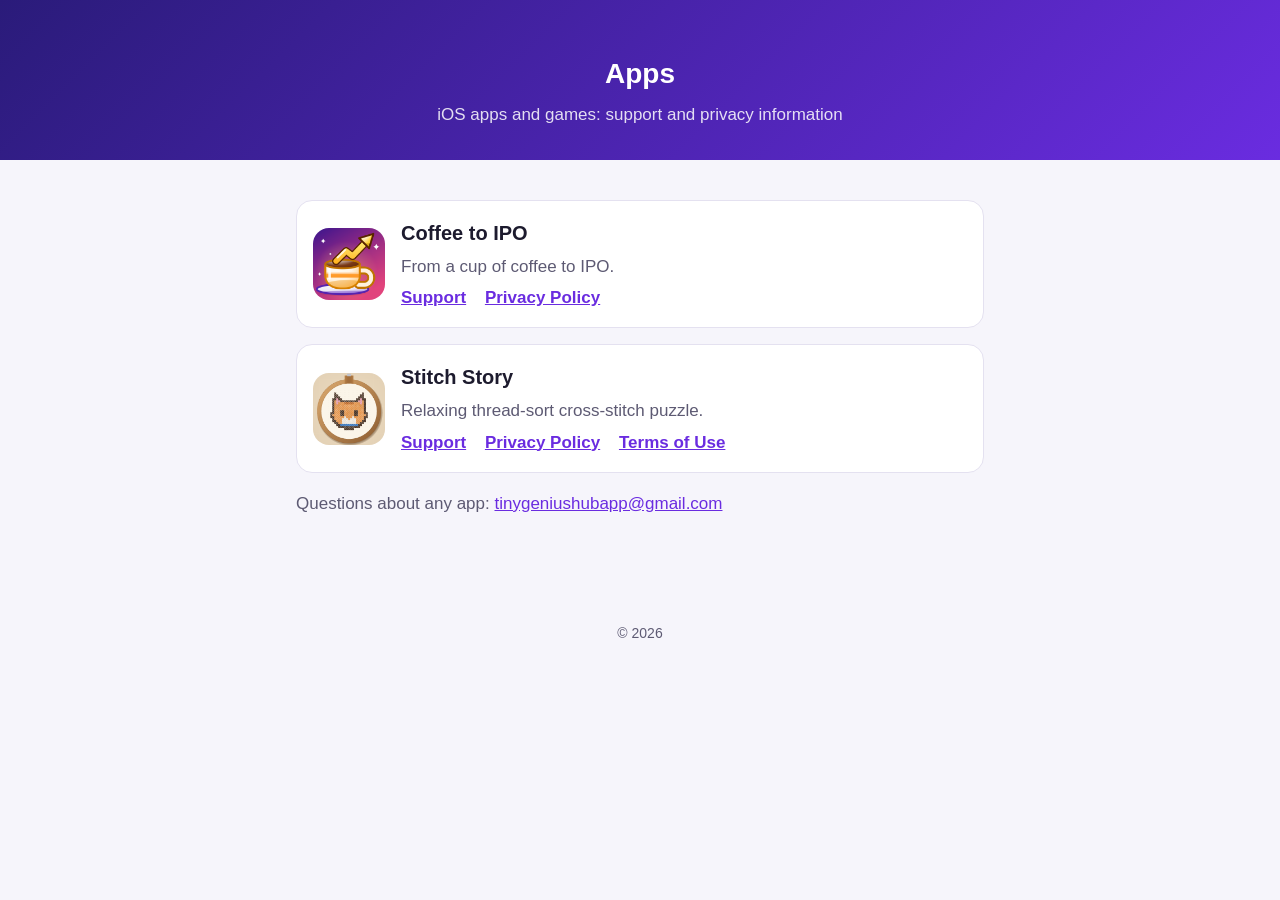
<file: index.html>
<!doctype html>
<html lang="en">
<head>
  <meta charset="utf-8">
  <meta name="viewport" content="width=device-width, initial-scale=1">
  <title>Apps</title>
  <meta name="description" content="iOS apps and games, with their support and privacy pages.">
  <link rel="stylesheet" href="style.css">
</head>
<body>
  <header>
    <h1>Apps</h1>
    <p>iOS apps and games: support and privacy information</p>
  </header>
  <main>
    <!-- One card per app. Copy a card and its folder to add the next app. -->
    <div class="app-card">
      <img src="startup-merge/icon.png" alt="Coffee to IPO app icon">
      <div>
        <h2><a href="startup-merge/">Coffee to IPO</a></h2>
        <p class="muted">From a cup of coffee to IPO.</p>
        <p class="links">
          <a href="startup-merge/support.html">Support</a>
          <a href="startup-merge/privacy.html">Privacy Policy</a>
        </p>
      </div>
    </div>

    <div class="app-card">
      <img src="stitch-story/icon.png" alt="Stitch Story app icon">
      <div>
        <h2><a href="stitch-story/">Stitch Story</a></h2>
        <p class="muted">Relaxing thread-sort cross-stitch puzzle.</p>
        <p class="links">
          <a href="stitch-story/support.html">Support</a>
          <a href="stitch-story/privacy.html">Privacy Policy</a>
          <a href="stitch-story/terms.html">Terms of Use</a>
        </p>
      </div>
    </div>

    <p class="muted">Questions about any app:
      <a href="mailto:tinygeniushubapp@gmail.com">tinygeniushubapp@gmail.com</a></p>
  </main>
  <footer>© 2026</footer>
</body>
</html>
</file>
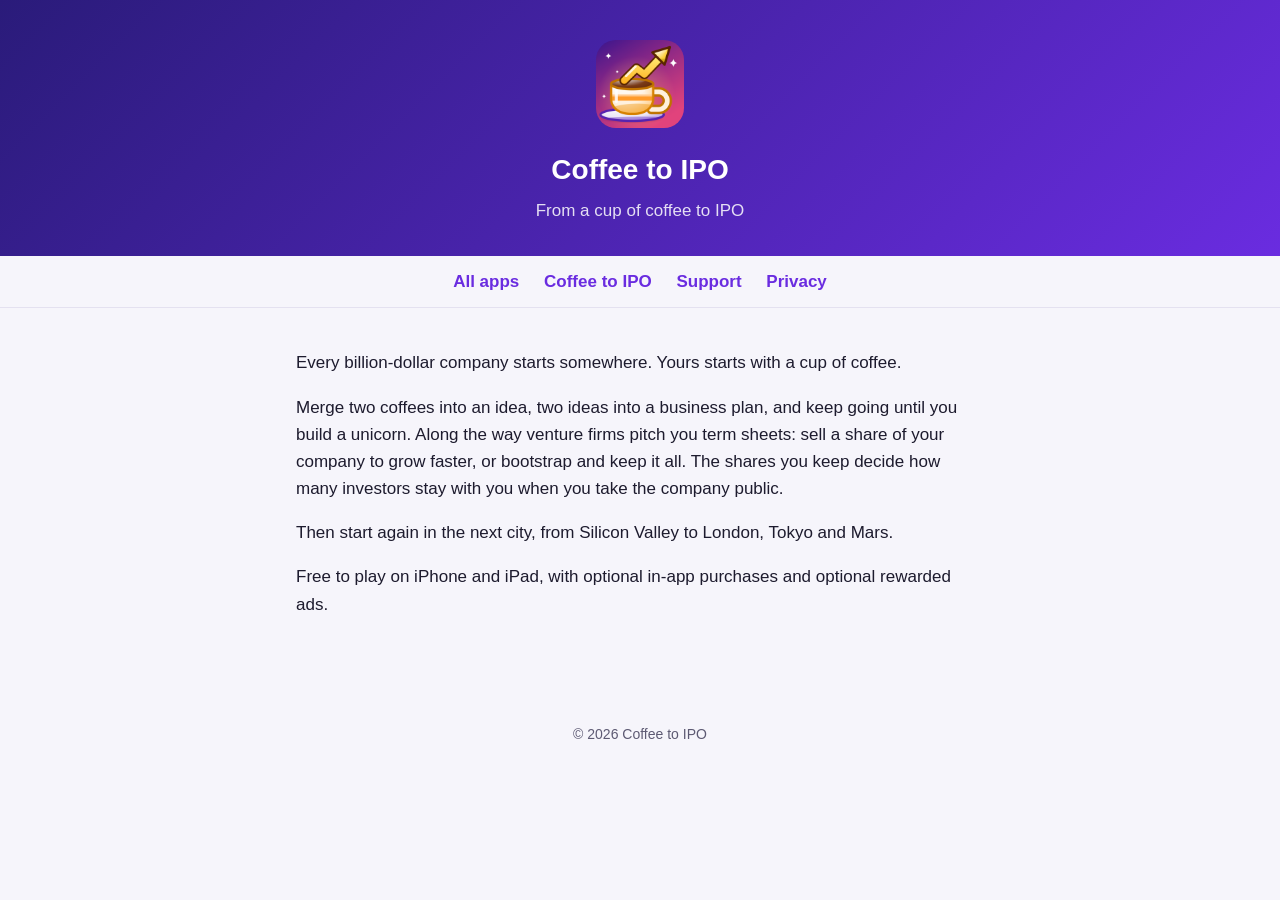
<file: startup-merge/index.html>
<!doctype html>
<html lang="en">
<head>
  <meta charset="utf-8">
  <meta name="viewport" content="width=device-width, initial-scale=1">
  <title>Coffee to IPO</title>
  <meta name="description" content="Build a startup from a cup of coffee, pitch venture firms, choose who owns your company and take it public.">
  <link rel="icon" href="icon.png">
  <link rel="stylesheet" href="../style.css">
</head>
<body>
  <header>
    <img src="icon.png" alt="Coffee to IPO app icon">
    <h1>Coffee to IPO</h1>
    <p>From a cup of coffee to IPO</p>
  </header>
  <nav>
    <a href="../">All apps</a>
    <a href="index.html">Coffee to IPO</a>
    <a href="support.html">Support</a>
    <a href="privacy.html">Privacy</a>
  </nav>
  <main>
    <p>Every billion-dollar company starts somewhere. Yours starts with a cup of coffee.</p>
    <p>Merge two coffees into an idea, two ideas into a business plan, and keep going
    until you build a unicorn. Along the way venture firms pitch you term sheets: sell a
    share of your company to grow faster, or bootstrap and keep it all. The shares you keep
    decide how many investors stay with you when you take the company public.</p>
    <p>Then start again in the next city, from Silicon Valley to London, Tokyo and Mars.</p>
    <p>Free to play on iPhone and iPad, with optional in-app purchases and optional rewarded ads.</p>
  </main>
  <footer>© 2026 Coffee to IPO</footer>
</body>
</html>
</file>
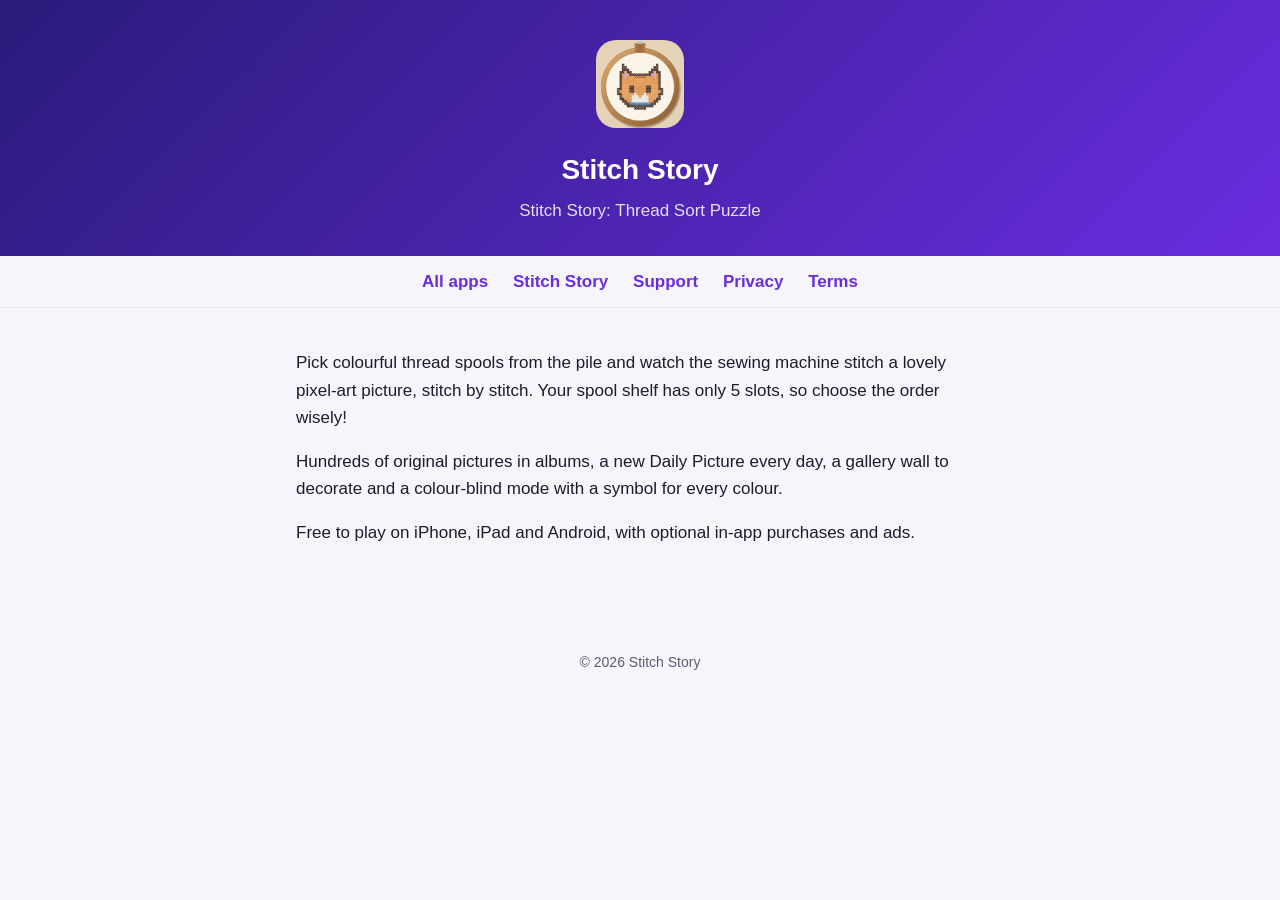
<file: stitch-story/index.html>
<!doctype html>
<html lang="en">
<head>
  <meta charset="utf-8">
  <meta name="viewport" content="width=device-width, initial-scale=1">
  <title>Stitch Story</title>
  <meta name="description" content="A relaxing thread-sort cross-stitch puzzle: sort spools and stitch pixel-art pictures.">
  <link rel="icon" href="icon.png">
  <link rel="stylesheet" href="../style.css">
</head>
<body>
  <header>
    <img src="icon.png" alt="Stitch Story app icon">
    <h1>Stitch Story</h1>
    <p>Stitch Story: Thread Sort Puzzle</p>
  </header>
  <nav>
    <a href="../">All apps</a>
    <a href="index.html">Stitch Story</a>
    <a href="support.html">Support</a>
    <a href="privacy.html">Privacy</a>
    <a href="terms.html">Terms</a>
  </nav>
  <main>
    <p>Pick colourful thread spools from the pile and watch the sewing machine stitch a
    lovely pixel-art picture, stitch by stitch. Your spool shelf has only 5 slots, so
    choose the order wisely!</p>
    <p>Hundreds of original pictures in albums, a new Daily Picture every day, a gallery
    wall to decorate and a colour-blind mode with a symbol for every colour.</p>
    <p>Free to play on iPhone, iPad and Android, with optional in-app purchases and ads.</p>
  </main>
  <footer>© 2026 Stitch Story</footer>
</body>
</html>
</file>
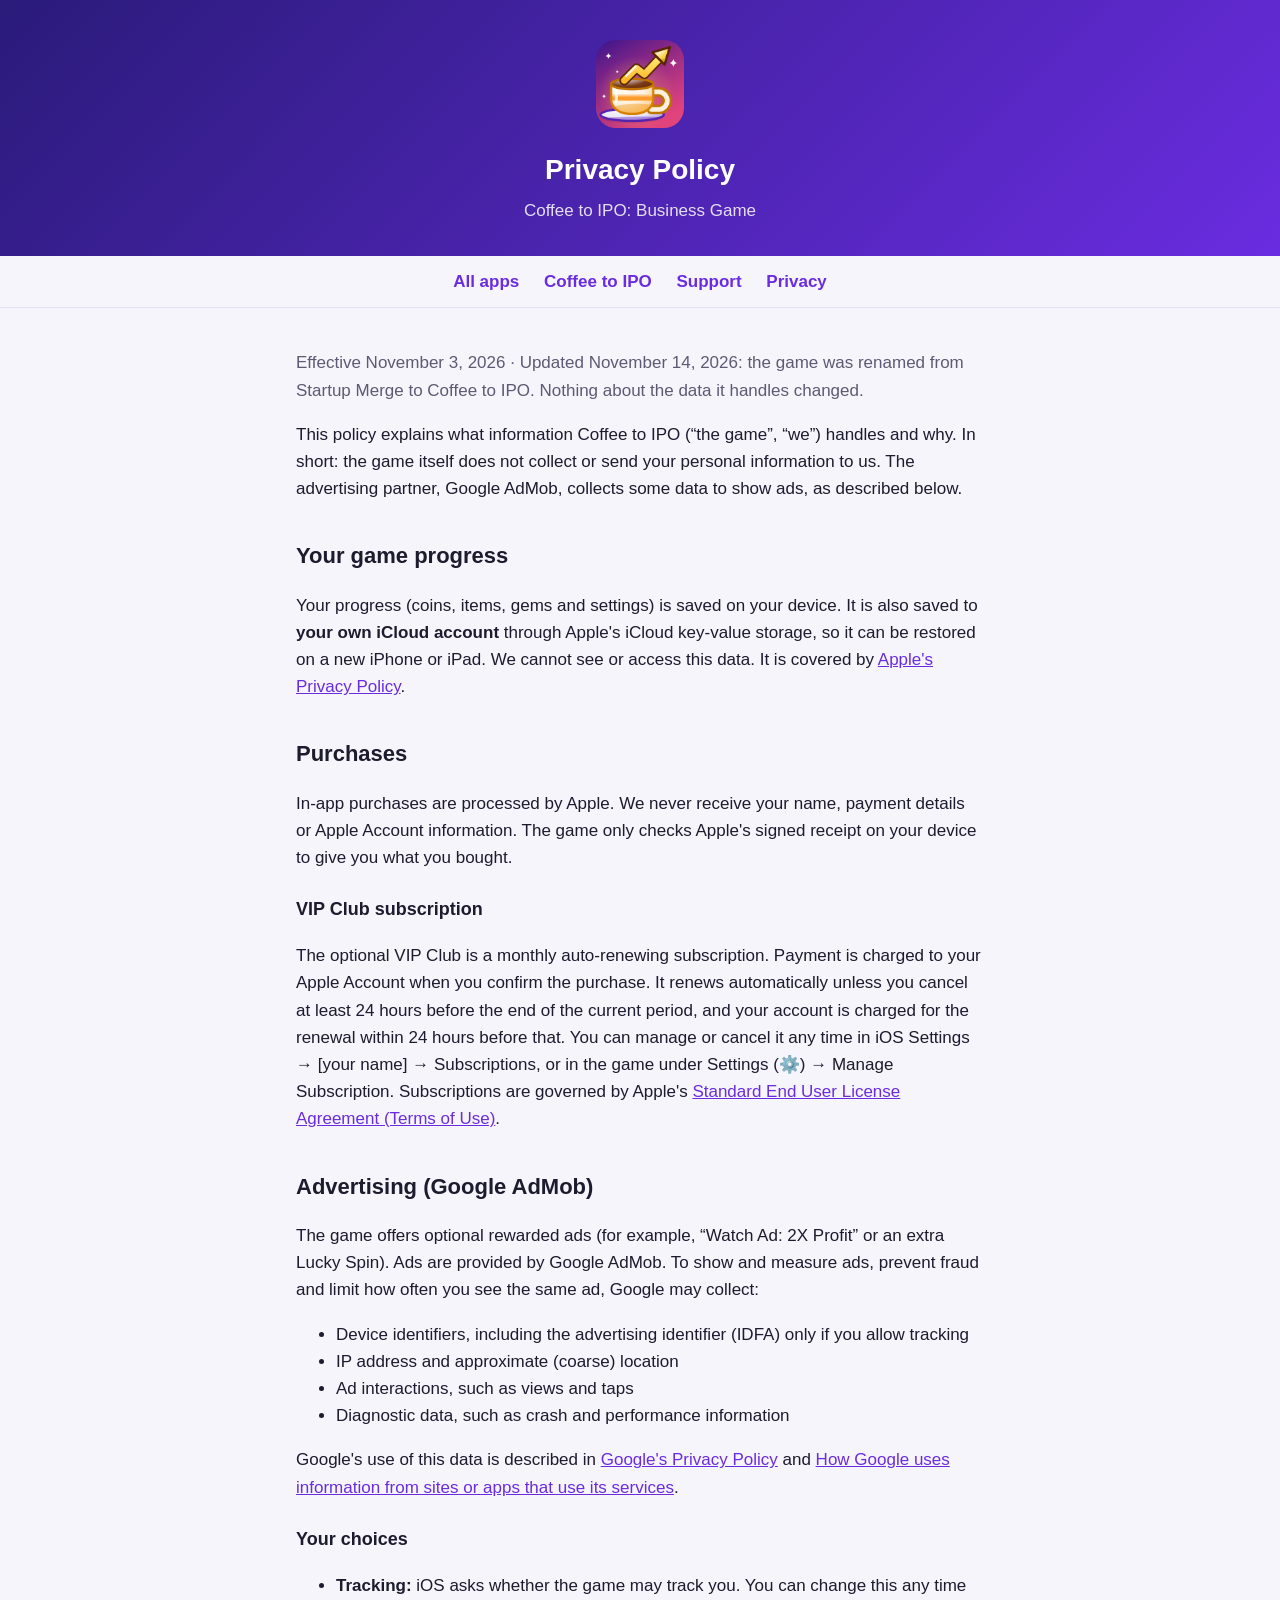
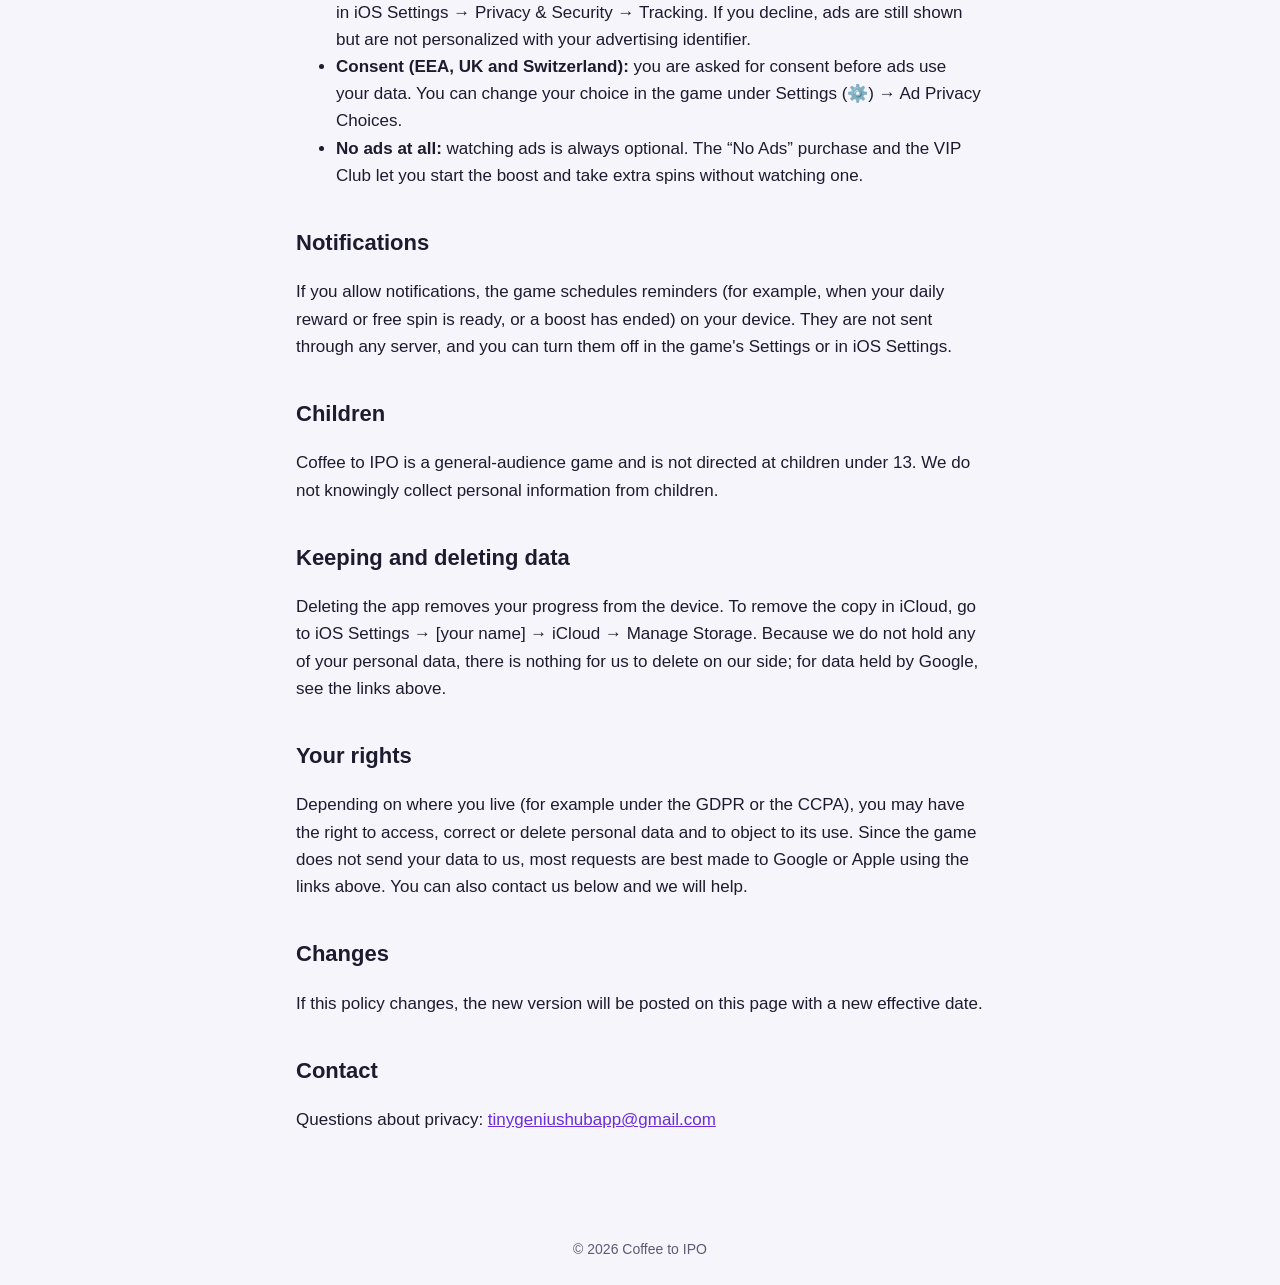
<file: startup-merge/privacy.html>
<!doctype html>
<html lang="en">
<head>
  <meta charset="utf-8">
  <meta name="viewport" content="width=device-width, initial-scale=1">
  <title>Privacy Policy · Coffee to IPO</title>
  <link rel="icon" href="icon.png">
  <link rel="stylesheet" href="../style.css">
</head>
<body>
  <header>
    <img src="icon.png" alt="Coffee to IPO app icon">
    <h1>Privacy Policy</h1>
    <p>Coffee to IPO: Business Game</p>
  </header>
  <nav>
    <a href="../">All apps</a>
    <a href="index.html">Coffee to IPO</a>
    <a href="support.html">Support</a>
    <a href="privacy.html">Privacy</a>
  </nav>
  <main>
    <p class="muted">Effective November 3, 2026 · Updated November 14, 2026: the game was renamed from Startup Merge to Coffee to IPO. Nothing about the data it handles changed.</p>

    <p>This policy explains what information Coffee to IPO (“the game”, “we”)
    handles and why. In short: the game itself does not collect or send your
    personal information to us. The advertising partner, Google AdMob, collects
    some data to show ads, as described below.</p>

    <h2>Your game progress</h2>
    <p>Your progress (coins, items, gems and settings) is saved on your device.
    It is also saved to <strong>your own iCloud account</strong> through
    Apple's iCloud key-value storage, so it can be restored on a new iPhone or iPad.
    We cannot see or access this data. It is covered by
    <a href="https://www.apple.com/legal/privacy/">Apple's Privacy Policy</a>.</p>

    <h2>Purchases</h2>
    <p>In-app purchases are processed by Apple. We never receive your name,
    payment details or Apple Account information. The game only checks Apple's
    signed receipt on your device to give you what you bought.</p>

    <h3>VIP Club subscription</h3>
    <p>The optional VIP Club is a monthly auto-renewing subscription. Payment is
    charged to your Apple Account when you confirm the purchase. It renews
    automatically unless you cancel at least 24 hours before the end of the
    current period, and your account is charged for the renewal within 24 hours
    before that. You can manage or cancel it any time in iOS Settings → [your name]
    → Subscriptions, or in the game under Settings (⚙️) → Manage Subscription.
    Subscriptions are governed by Apple's
    <a href="https://www.apple.com/legal/internet-services/itunes/dev/stdeula/">Standard End User License Agreement (Terms of Use)</a>.</p>

    <h2>Advertising (Google AdMob)</h2>
    <p>The game offers optional rewarded ads (for example, “Watch Ad: 2X Profit” or an
    extra Lucky Spin).
    Ads are provided by Google AdMob. To show and measure ads, prevent fraud and
    limit how often you see the same ad, Google may collect:</p>
    <ul>
      <li>Device identifiers, including the advertising identifier (IDFA) only if you allow tracking</li>
      <li>IP address and approximate (coarse) location</li>
      <li>Ad interactions, such as views and taps</li>
      <li>Diagnostic data, such as crash and performance information</li>
    </ul>
    <p>Google's use of this data is described in
    <a href="https://policies.google.com/privacy">Google's Privacy Policy</a> and
    <a href="https://policies.google.com/technologies/partner-sites">How Google uses information from sites or apps that use its services</a>.</p>

    <h3>Your choices</h3>
    <ul>
      <li><strong>Tracking:</strong> iOS asks whether the game may track you. You can change
        this any time in iOS Settings → Privacy &amp; Security → Tracking. If you decline,
        ads are still shown but are not personalized with your advertising identifier.</li>
      <li><strong>Consent (EEA, UK and Switzerland):</strong> you are asked for consent before
        ads use your data. You can change your choice in the game under
        Settings (⚙️) → Ad Privacy Choices.</li>
      <li><strong>No ads at all:</strong> watching ads is always optional. The “No Ads” purchase
        and the VIP Club let you start the boost and take extra spins without watching one.</li>
    </ul>

    <h2>Notifications</h2>
    <p>If you allow notifications, the game schedules reminders (for example, when
    your daily reward or free spin is ready, or a boost has ended) on your device. They are not sent through any
    server, and you can turn them off in the game's Settings or in iOS Settings.</p>

    <h2>Children</h2>
    <p>Coffee to IPO is a general-audience game and is not directed at children
    under 13. We do not knowingly collect personal information from children.</p>

    <h2>Keeping and deleting data</h2>
    <p>Deleting the app removes your progress from the device. To remove the copy
    in iCloud, go to iOS Settings → [your name] → iCloud → Manage Storage. Because
    we do not hold any of your personal data, there is nothing for us to delete on
    our side; for data held by Google, see the links above.</p>

    <h2>Your rights</h2>
    <p>Depending on where you live (for example under the GDPR or the CCPA), you
    may have the right to access, correct or delete personal data and to object to
    its use. Since the game does not send your data to us, most requests are best
    made to Google or Apple using the links above. You can also contact us below
    and we will help.</p>

    <h2>Changes</h2>
    <p>If this policy changes, the new version will be posted on this page with a
    new effective date.</p>

    <h2>Contact</h2>
    <p>Questions about privacy: <a href="mailto:tinygeniushubapp@gmail.com">tinygeniushubapp@gmail.com</a></p>
  </main>
  <footer>© 2026 Coffee to IPO</footer>
</body>
</html>
</file>
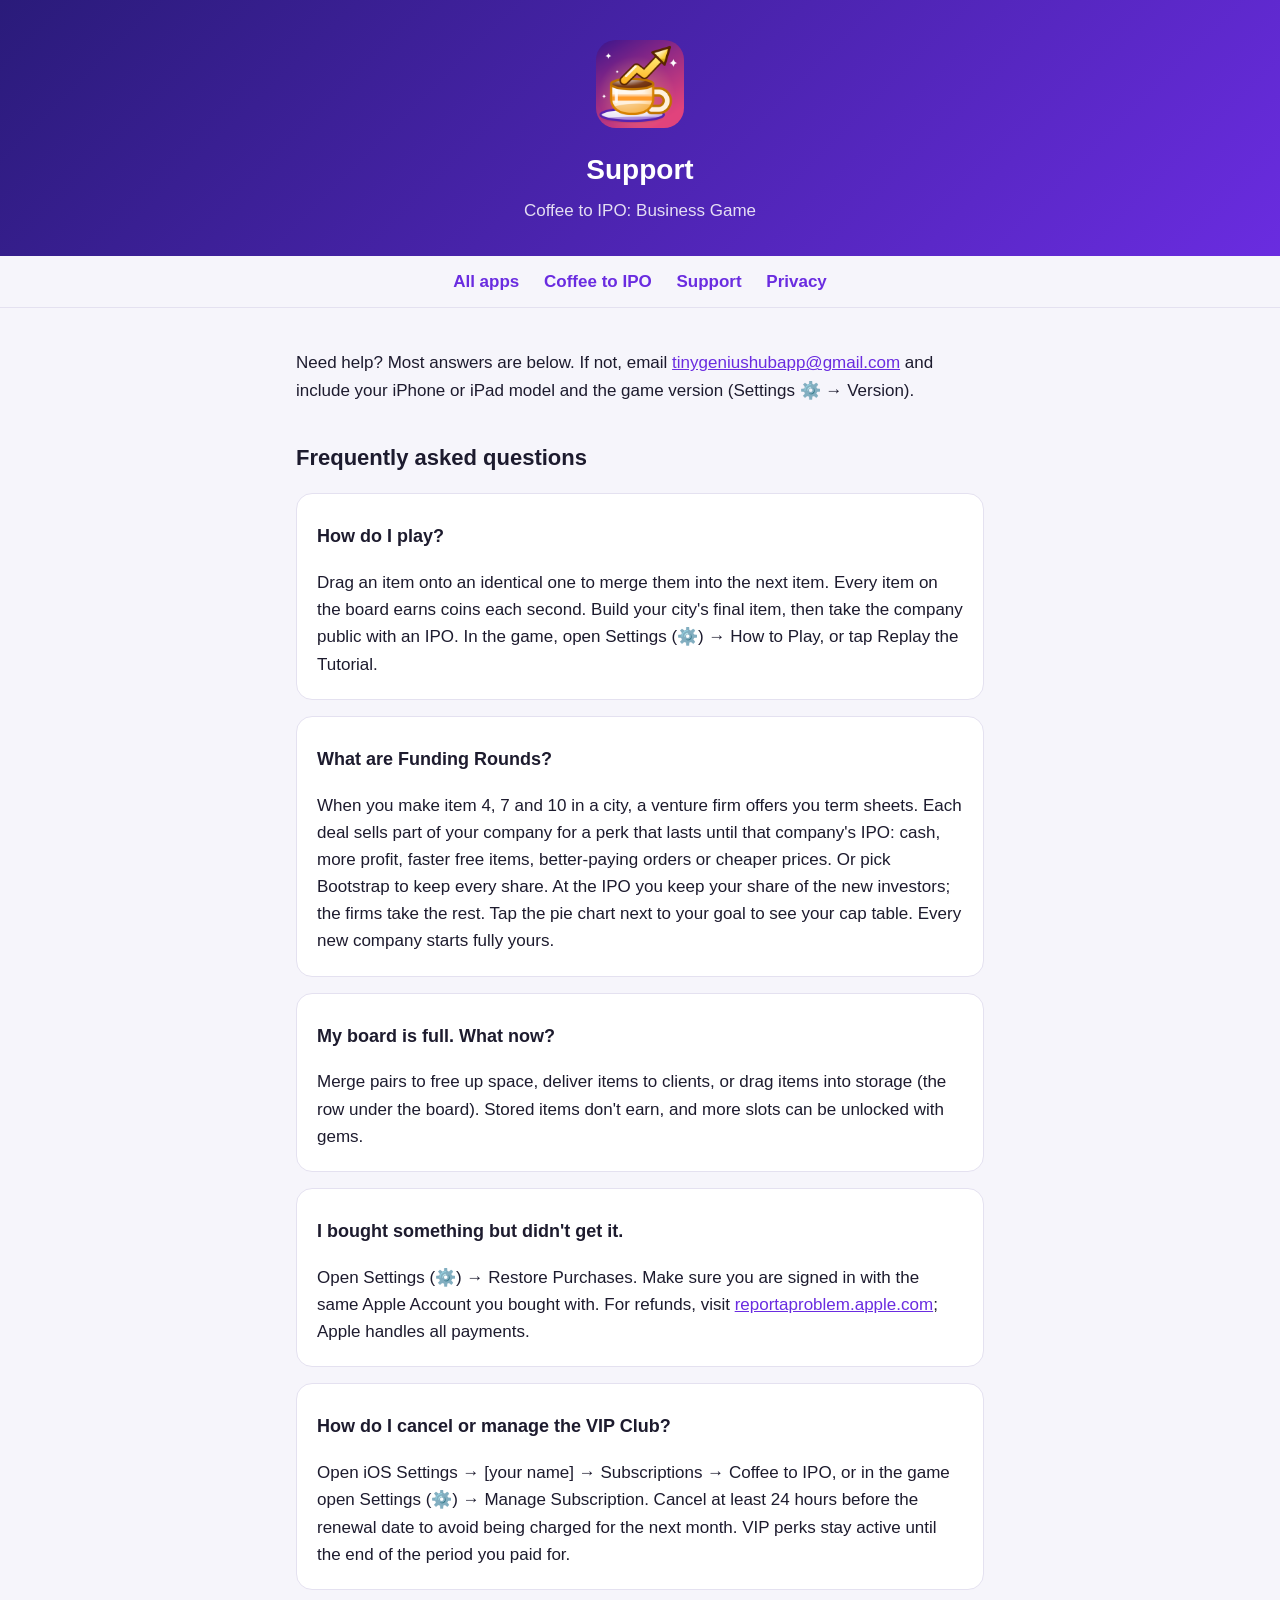
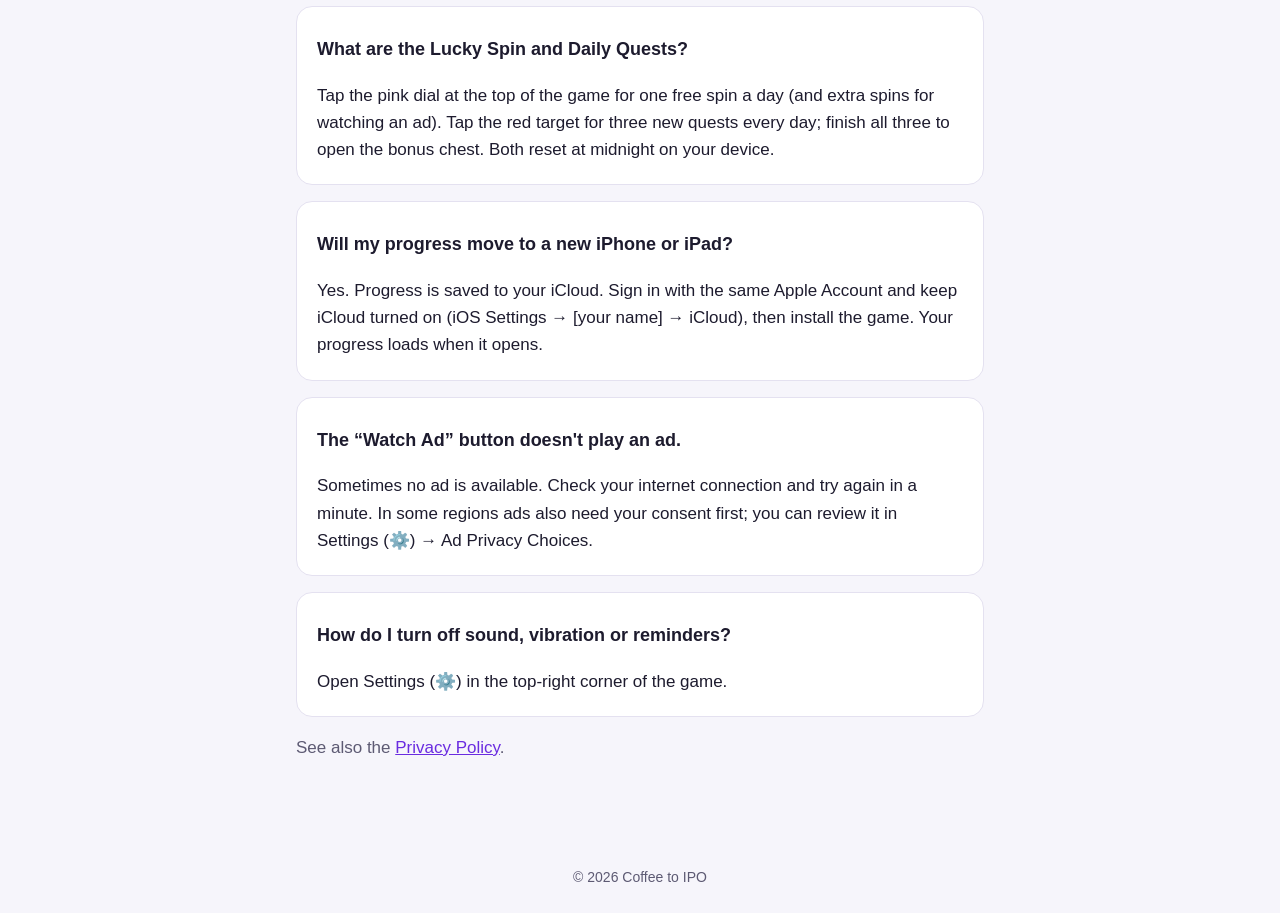
<file: startup-merge/support.html>
<!doctype html>
<html lang="en">
<head>
  <meta charset="utf-8">
  <meta name="viewport" content="width=device-width, initial-scale=1">
  <title>Support · Coffee to IPO</title>
  <link rel="icon" href="icon.png">
  <link rel="stylesheet" href="../style.css">
</head>
<body>
  <header>
    <img src="icon.png" alt="Coffee to IPO app icon">
    <h1>Support</h1>
    <p>Coffee to IPO: Business Game</p>
  </header>
  <nav>
    <a href="../">All apps</a>
    <a href="index.html">Coffee to IPO</a>
    <a href="support.html">Support</a>
    <a href="privacy.html">Privacy</a>
  </nav>
  <main>
    <p>Need help? Most answers are below. If not, email
    <a href="mailto:tinygeniushubapp@gmail.com?subject=Coffee%20to%20IPO%20support">tinygeniushubapp@gmail.com</a>
    and include your iPhone or iPad model and the game version (Settings ⚙️ → Version).</p>

    <h2>Frequently asked questions</h2>

    <div class="card">
      <h3>How do I play?</h3>
      <p>Drag an item onto an identical one to merge them into the next item. Every
      item on the board earns coins each second. Build your city's final item, then
      take the company public with an IPO. In the game, open Settings (⚙️) →
      How to Play, or tap Replay the Tutorial.</p>
    </div>

    <div class="card">
      <h3>What are Funding Rounds?</h3>
      <p>When you make item 4, 7 and 10 in a city, a venture firm offers you term
      sheets. Each deal sells part of your company for a perk that lasts until that
      company's IPO: cash, more profit, faster free items, better-paying orders or
      cheaper prices. Or pick Bootstrap to keep every share. At the IPO you keep your
      share of the new investors; the firms take the rest. Tap the pie chart next to
      your goal to see your cap table. Every new company starts fully yours.</p>
    </div>

    <div class="card">
      <h3>My board is full. What now?</h3>
      <p>Merge pairs to free up space, deliver items to clients, or drag items into
      storage (the row under the board). Stored items don't earn, and more slots can
      be unlocked with gems.</p>
    </div>

    <div class="card">
      <h3>I bought something but didn't get it.</h3>
      <p>Open Settings (⚙️) → Restore Purchases. Make sure you are signed in with
      the same Apple Account you bought with. For refunds, visit
      <a href="https://reportaproblem.apple.com">reportaproblem.apple.com</a>;
      Apple handles all payments.</p>
    </div>

    <div class="card">
      <h3>How do I cancel or manage the VIP Club?</h3>
      <p>Open iOS Settings → [your name] → Subscriptions → Coffee to IPO, or in the
      game open Settings (⚙️) → Manage Subscription. Cancel at least 24 hours before
      the renewal date to avoid being charged for the next month. VIP perks stay
      active until the end of the period you paid for.</p>
    </div>

    <div class="card">
      <h3>What are the Lucky Spin and Daily Quests?</h3>
      <p>Tap the pink dial at the top of the game for one free spin a day (and extra
      spins for watching an ad). Tap the red target for three new quests every day; finish all three to
      open the bonus chest. Both reset at midnight on your device.</p>
    </div>

    <div class="card">
      <h3>Will my progress move to a new iPhone or iPad?</h3>
      <p>Yes. Progress is saved to your iCloud. Sign in with the same Apple Account
      and keep iCloud turned on (iOS Settings → [your name] → iCloud), then install
      the game. Your progress loads when it opens.</p>
    </div>

    <div class="card">
      <h3>The “Watch Ad” button doesn't play an ad.</h3>
      <p>Sometimes no ad is available. Check your internet connection and try again
      in a minute. In some regions ads also need your consent first; you can review
      it in Settings (⚙️) → Ad Privacy Choices.</p>
    </div>

    <div class="card">
      <h3>How do I turn off sound, vibration or reminders?</h3>
      <p>Open Settings (⚙️) in the top-right corner of the game.</p>
    </div>

    <p class="muted">See also the <a href="privacy.html">Privacy Policy</a>.</p>
  </main>
  <footer>© 2026 Coffee to IPO</footer>
</body>
</html>
</file>
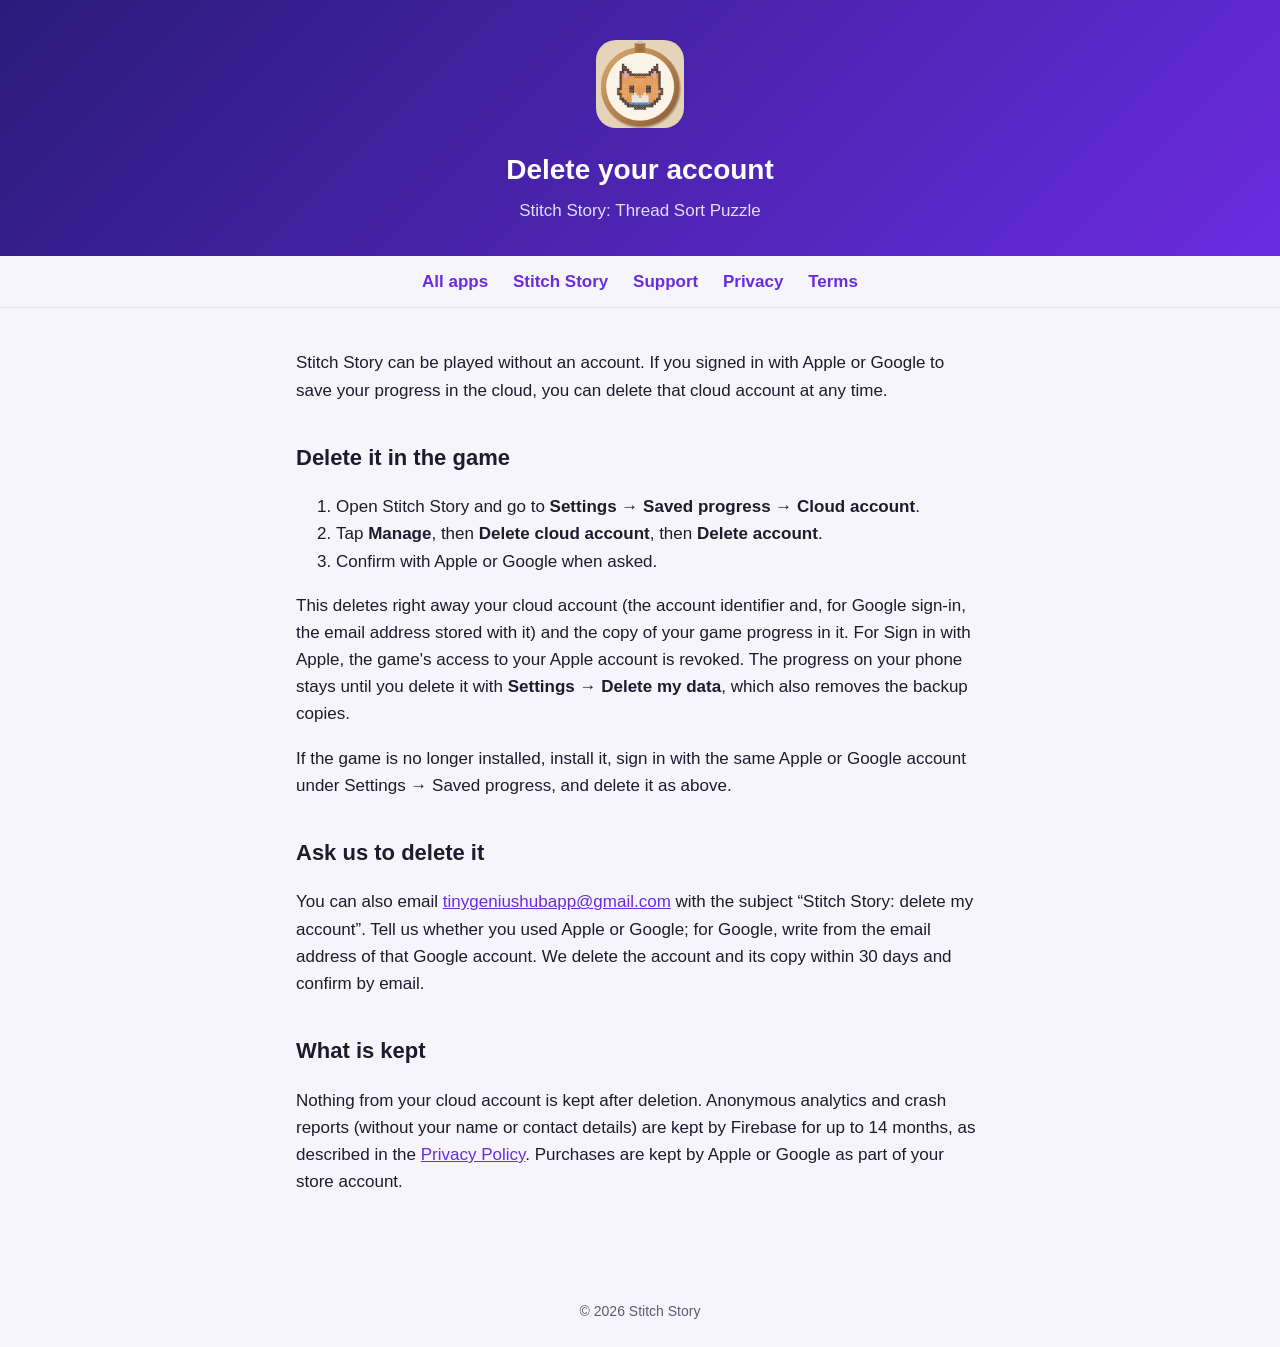
<file: stitch-story/delete-account.html>
<!doctype html>
<html lang="en">
<head>
  <meta charset="utf-8">
  <meta name="viewport" content="width=device-width, initial-scale=1">
  <title>Delete your account · Stitch Story</title>
  <link rel="icon" href="icon.png">
  <link rel="stylesheet" href="../style.css">
</head>
<body>
  <header>
    <img src="icon.png" alt="Stitch Story app icon">
    <h1>Delete your account</h1>
    <p>Stitch Story: Thread Sort Puzzle</p>
  </header>
  <nav>
    <a href="../">All apps</a>
    <a href="index.html">Stitch Story</a>
    <a href="support.html">Support</a>
    <a href="privacy.html">Privacy</a>
    <a href="terms.html">Terms</a>
  </nav>
  <main>
    <p>Stitch Story can be played without an account. If you signed in with Apple or Google to save
    your progress in the cloud, you can delete that cloud account at any time.</p>

    <h2>Delete it in the game</h2>
    <ol>
      <li>Open Stitch Story and go to <strong>Settings → Saved progress → Cloud account</strong>.</li>
      <li>Tap <strong>Manage</strong>, then <strong>Delete cloud account</strong>, then <strong>Delete account</strong>.</li>
      <li>Confirm with Apple or Google when asked.</li>
    </ol>
    <p>This deletes right away your cloud account (the account identifier and, for Google sign-in, the
    email address stored with it) and the copy of your game progress in it. For Sign in with Apple, the
    game's access to your Apple account is revoked. The progress on your phone stays until you delete it
    with <strong>Settings → Delete my data</strong>, which also removes the backup copies.</p>
    <p>If the game is no longer installed, install it, sign in with the same Apple or Google account
    under Settings → Saved progress, and delete it as above.</p>

    <h2>Ask us to delete it</h2>
    <p>You can also email <a href="mailto:tinygeniushubapp@gmail.com?subject=Stitch%20Story%3A%20delete%20my%20account">tinygeniushubapp@gmail.com</a>
    with the subject “Stitch Story: delete my account”. Tell us whether you used Apple or Google; for
    Google, write from the email address of that Google account. We delete the account and its copy
    within 30 days and confirm by email.</p>

    <h2>What is kept</h2>
    <p>Nothing from your cloud account is kept after deletion. Anonymous analytics and crash reports
    (without your name or contact details) are kept by Firebase for up to 14 months, as described in the
    <a href="privacy.html">Privacy Policy</a>. Purchases are kept by Apple or Google as part of your store
    account.</p>
  </main>
  <footer>© 2026 Stitch Story</footer>
</body>
</html>
</file>
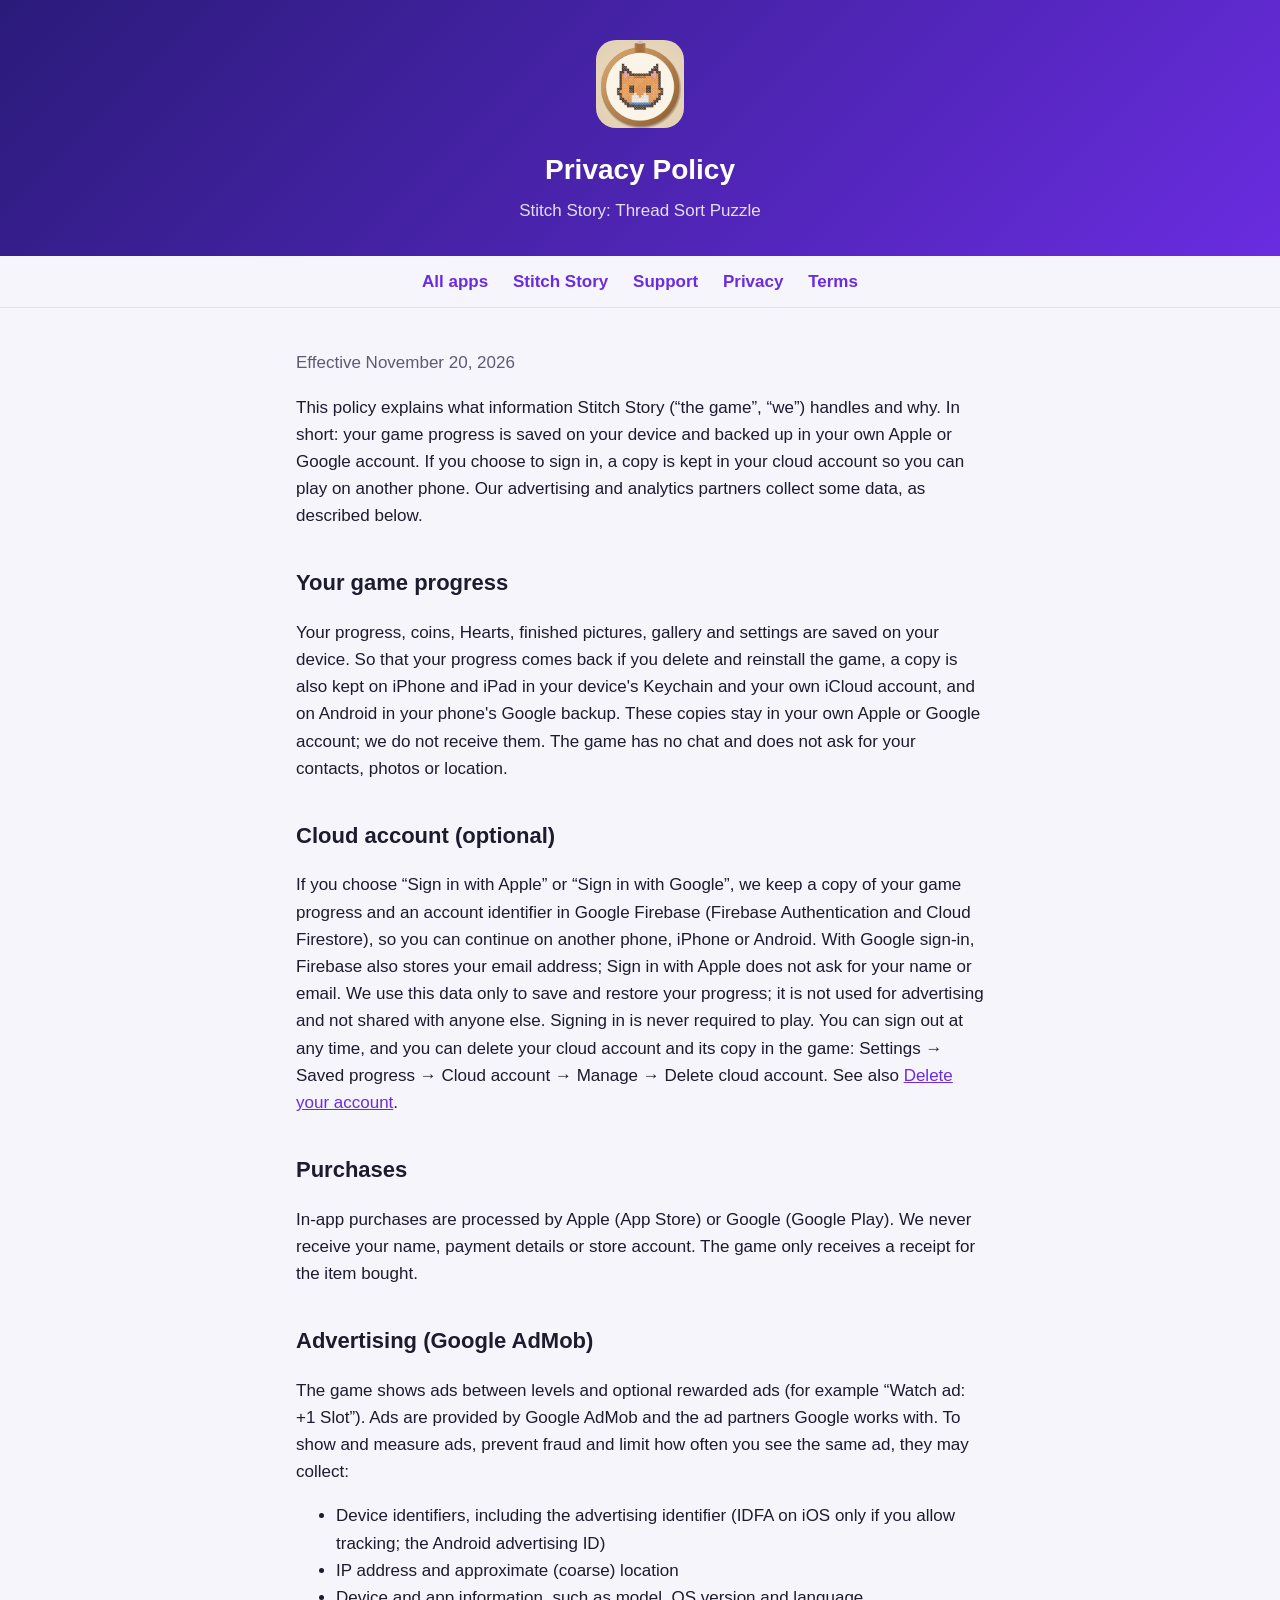
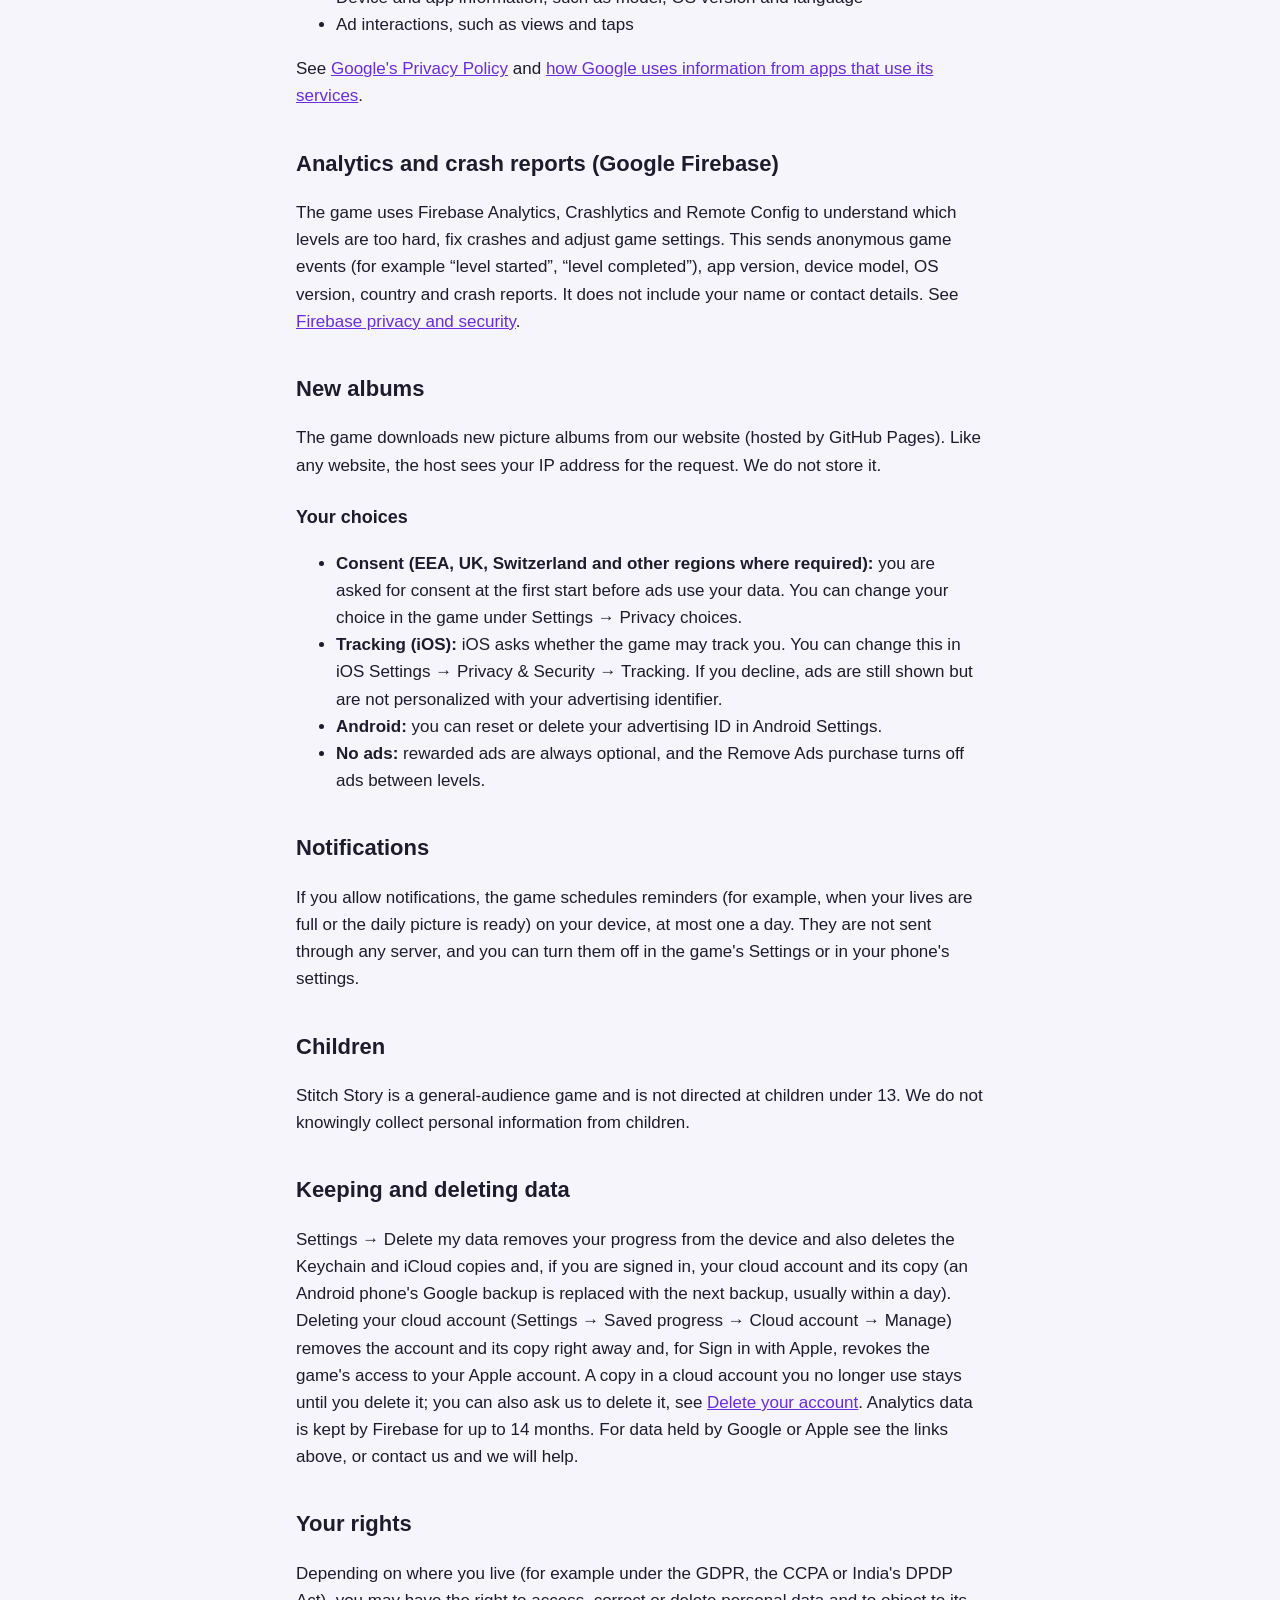
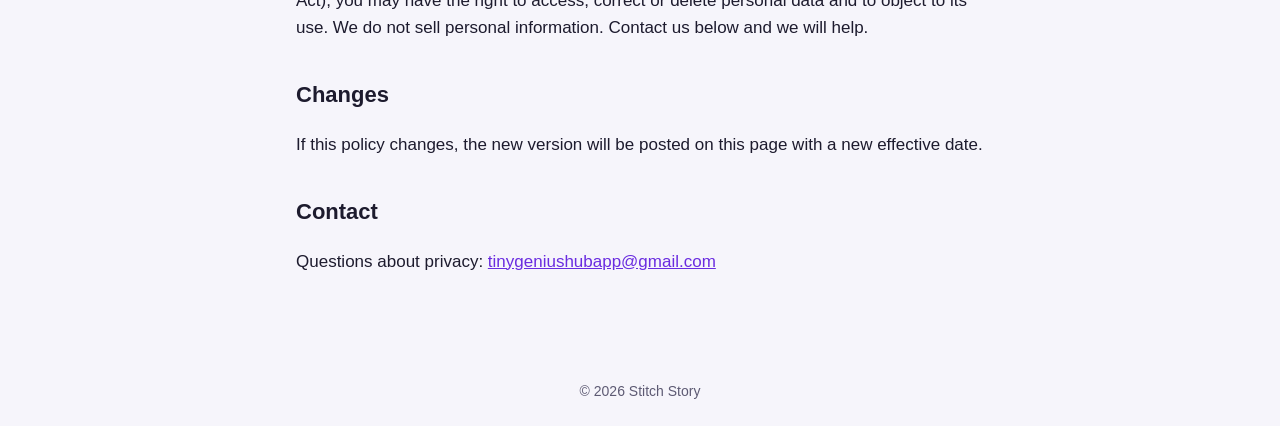
<file: stitch-story/privacy.html>
<!doctype html>
<html lang="en">
<head>
  <meta charset="utf-8">
  <meta name="viewport" content="width=device-width, initial-scale=1">
  <title>Privacy Policy · Stitch Story</title>
  <link rel="icon" href="icon.png">
  <link rel="stylesheet" href="../style.css">
</head>
<body>
  <header>
    <img src="icon.png" alt="Stitch Story app icon">
    <h1>Privacy Policy</h1>
    <p>Stitch Story: Thread Sort Puzzle</p>
  </header>
  <nav>
    <a href="../">All apps</a>
    <a href="index.html">Stitch Story</a>
    <a href="support.html">Support</a>
    <a href="privacy.html">Privacy</a>
    <a href="terms.html">Terms</a>
  </nav>
  <main>
    <p class="muted">Effective November 20, 2026</p>

    <p>This policy explains what information Stitch Story (“the game”, “we”) handles and
    why. In short: your game progress is saved on your device and backed up in your own Apple or
    Google account. If you choose to sign in, a copy is kept in your cloud account so you can play on
    another phone. Our advertising and analytics partners collect some data, as described below.</p>

    <h2>Your game progress</h2>
    <p>Your progress, coins, Hearts, finished pictures, gallery and settings are saved on
    your device. So that your progress comes back if you delete and reinstall the game, a copy is
    also kept on iPhone and iPad in your device's Keychain and your own iCloud account, and on Android
    in your phone's Google backup. These copies stay in your own Apple or Google account; we do not
    receive them. The game has no chat and does not ask for your contacts, photos or location.</p>

    <h2>Cloud account (optional)</h2>
    <p>If you choose “Sign in with Apple” or “Sign in with Google”, we keep a copy of your game
    progress and an account identifier in Google Firebase (Firebase Authentication and Cloud
    Firestore), so you can continue on another phone, iPhone or Android. With Google sign-in, Firebase
    also stores your email address; Sign in with Apple does not ask for your name or email. We use this
    data only to save and restore your progress; it is not used for advertising and not shared with
    anyone else. Signing in is never required to play. You can sign out at any time, and you can delete
    your cloud account and its copy in the game: Settings → Saved progress → Cloud account → Manage →
    Delete cloud account. See also <a href="delete-account.html">Delete your account</a>.</p>

    <h2>Purchases</h2>
    <p>In-app purchases are processed by Apple (App Store) or Google (Google Play). We never
    receive your name, payment details or store account. The game only receives a receipt
    for the item bought.</p>

    <h2>Advertising (Google AdMob)</h2>
    <p>The game shows ads between levels and optional rewarded ads (for example “Watch ad:
    +1 Slot”). Ads are provided by Google AdMob and the ad partners Google works with. To show
    and measure ads, prevent fraud and limit how often you see the same ad, they may collect:</p>
    <ul>
      <li>Device identifiers, including the advertising identifier (IDFA on iOS only if you allow tracking; the Android advertising ID)</li>
      <li>IP address and approximate (coarse) location</li>
      <li>Device and app information, such as model, OS version and language</li>
      <li>Ad interactions, such as views and taps</li>
    </ul>
    <p>See <a href="https://policies.google.com/privacy">Google's Privacy Policy</a> and
    <a href="https://policies.google.com/technologies/partner-sites">how Google uses information from apps that use its services</a>.</p>

    <h2>Analytics and crash reports (Google Firebase)</h2>
    <p>The game uses Firebase Analytics, Crashlytics and Remote Config to understand which
    levels are too hard, fix crashes and adjust game settings. This sends anonymous game
    events (for example “level started”, “level completed”), app version, device model,
    OS version, country and crash reports. It does not include your name or contact details.
    See <a href="https://firebase.google.com/support/privacy">Firebase privacy and security</a>.</p>

    <h2>New albums</h2>
    <p>The game downloads new picture albums from our website (hosted by GitHub Pages).
    Like any website, the host sees your IP address for the request. We do not store it.</p>

    <h3>Your choices</h3>
    <ul>
      <li><strong>Consent (EEA, UK, Switzerland and other regions where required):</strong>
        you are asked for consent at the first start before ads use your data. You can change
        your choice in the game under Settings → Privacy choices.</li>
      <li><strong>Tracking (iOS):</strong> iOS asks whether the game may track you. You can
        change this in iOS Settings → Privacy &amp; Security → Tracking. If you decline, ads are
        still shown but are not personalized with your advertising identifier.</li>
      <li><strong>Android:</strong> you can reset or delete your advertising ID in Android Settings.</li>
      <li><strong>No ads:</strong> rewarded ads are always optional, and the Remove Ads purchase
        turns off ads between levels.</li>
    </ul>

    <h2>Notifications</h2>
    <p>If you allow notifications, the game schedules reminders (for example, when your
    lives are full or the daily picture is ready) on your device, at most one a day. They are
    not sent through any server, and you can turn them off in the game's Settings or in your
    phone's settings.</p>

    <h2>Children</h2>
    <p>Stitch Story is a general-audience game and is not directed at children under 13.
    We do not knowingly collect personal information from children.</p>

    <h2>Keeping and deleting data</h2>
    <p>Settings → Delete my data removes your progress from the device and also deletes the
    Keychain and iCloud copies and, if you are signed in, your cloud account and its copy (an Android
    phone's Google backup is replaced with the next backup, usually within a day). Deleting your cloud
    account (Settings → Saved progress → Cloud account → Manage) removes the account and its copy right
    away and, for Sign in with Apple, revokes the game's access to your Apple account. A copy in a cloud
    account you no longer use stays until you delete it; you can also ask us to delete it, see
    <a href="delete-account.html">Delete your account</a>. Analytics data is kept by Firebase for up to
    14 months. For data held by Google or Apple see the links above, or contact us and we will help.</p>

    <h2>Your rights</h2>
    <p>Depending on where you live (for example under the GDPR, the CCPA or India's DPDP Act),
    you may have the right to access, correct or delete personal data and to object to its
    use. We do not sell personal information. Contact us below and we will help.</p>

    <h2>Changes</h2>
    <p>If this policy changes, the new version will be posted on this page with a new
    effective date.</p>

    <h2>Contact</h2>
    <p>Questions about privacy: <a href="mailto:tinygeniushubapp@gmail.com">tinygeniushubapp@gmail.com</a></p>
  </main>
  <footer>© 2026 Stitch Story</footer>
</body>
</html>
</file>
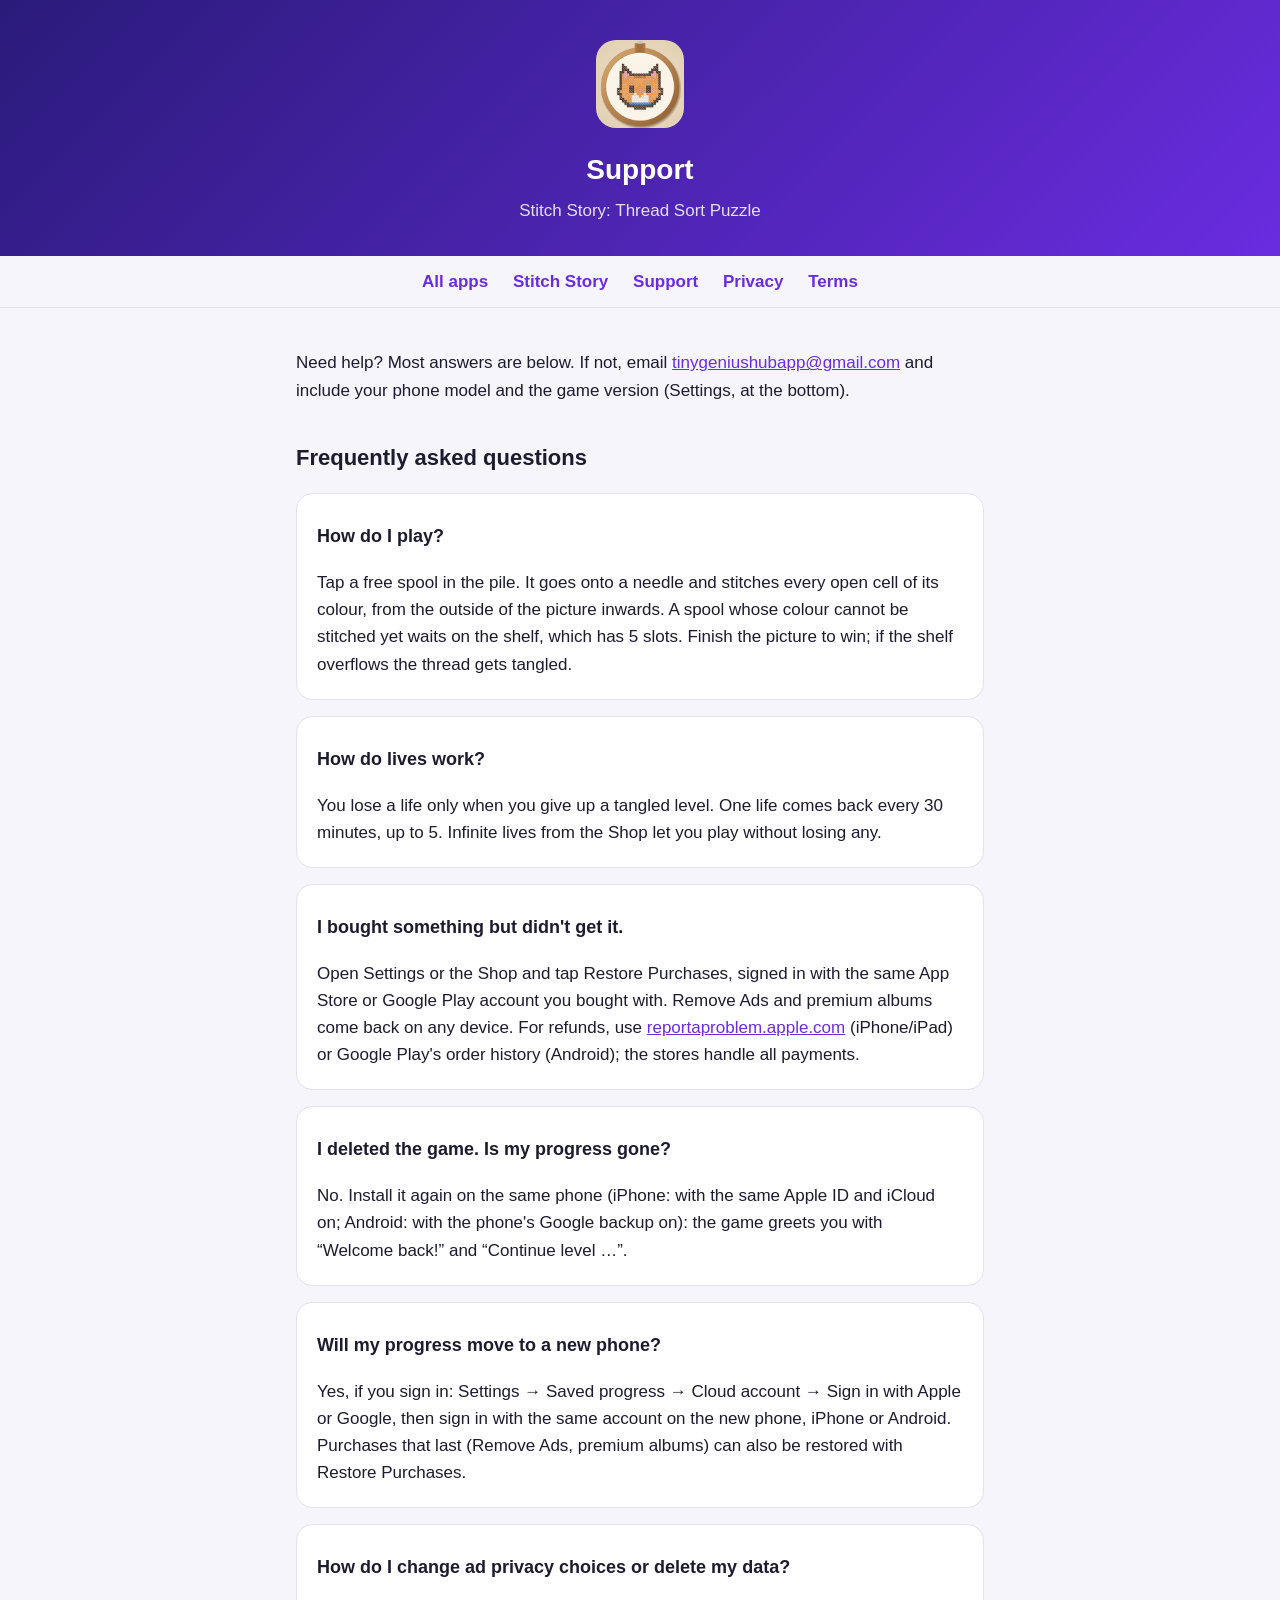
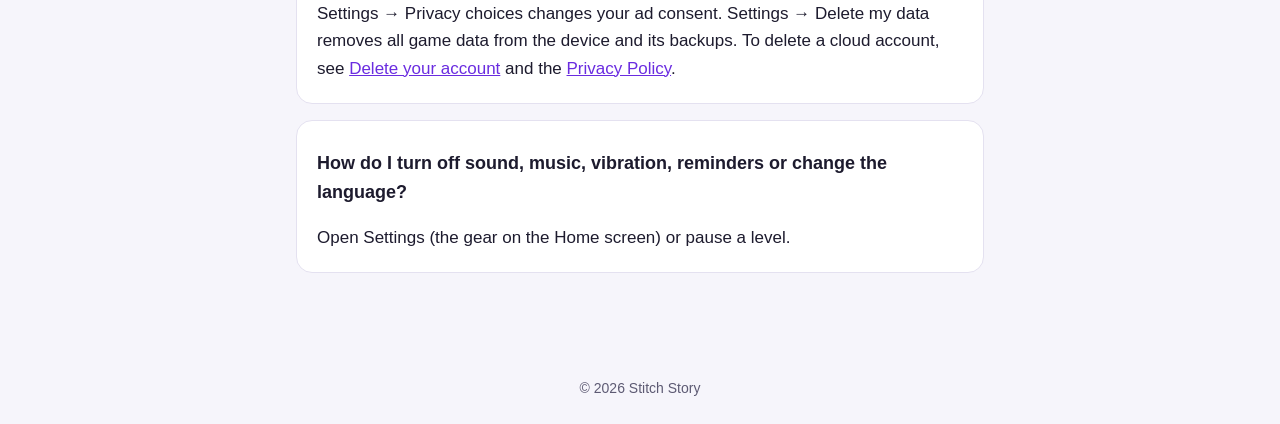
<file: stitch-story/support.html>
<!doctype html>
<html lang="en">
<head>
  <meta charset="utf-8">
  <meta name="viewport" content="width=device-width, initial-scale=1">
  <title>Support · Stitch Story</title>
  <link rel="icon" href="icon.png">
  <link rel="stylesheet" href="../style.css">
</head>
<body>
  <header>
    <img src="icon.png" alt="Stitch Story app icon">
    <h1>Support</h1>
    <p>Stitch Story: Thread Sort Puzzle</p>
  </header>
  <nav>
    <a href="../">All apps</a>
    <a href="index.html">Stitch Story</a>
    <a href="support.html">Support</a>
    <a href="privacy.html">Privacy</a>
    <a href="terms.html">Terms</a>
  </nav>
  <main>
    <p>Need help? Most answers are below. If not, email
    <a href="mailto:tinygeniushubapp@gmail.com?subject=Stitch%20Story%20support">tinygeniushubapp@gmail.com</a>
    and include your phone model and the game version (Settings, at the bottom).</p>

    <h2>Frequently asked questions</h2>

    <div class="card">
      <h3>How do I play?</h3>
      <p>Tap a free spool in the pile. It goes onto a needle and stitches every open cell
      of its colour, from the outside of the picture inwards. A spool whose colour cannot
      be stitched yet waits on the shelf, which has 5 slots. Finish the picture to win; if
      the shelf overflows the thread gets tangled.</p>
    </div>

    <div class="card">
      <h3>How do lives work?</h3>
      <p>You lose a life only when you give up a tangled level. One life comes back every
      30 minutes, up to 5. Infinite lives from the Shop let you play without losing any.</p>
    </div>

    <div class="card">
      <h3>I bought something but didn't get it.</h3>
      <p>Open Settings or the Shop and tap Restore Purchases, signed in with the same
      App Store or Google Play account you bought with. Remove Ads and premium albums come
      back on any device. For refunds, use
      <a href="https://reportaproblem.apple.com">reportaproblem.apple.com</a> (iPhone/iPad)
      or Google Play's order history (Android); the stores handle all payments.</p>
    </div>

    <div class="card">
      <h3>I deleted the game. Is my progress gone?</h3>
      <p>No. Install it again on the same phone (iPhone: with the same Apple ID and iCloud on;
      Android: with the phone's Google backup on): the game greets you with “Welcome back!” and
      “Continue level …”.</p>
    </div>

    <div class="card">
      <h3>Will my progress move to a new phone?</h3>
      <p>Yes, if you sign in: Settings → Saved progress → Cloud account → Sign in with Apple or
      Google, then sign in with the same account on the new phone, iPhone or Android. Purchases that
      last (Remove Ads, premium albums) can also be restored with Restore Purchases.</p>
    </div>

    <div class="card">
      <h3>How do I change ad privacy choices or delete my data?</h3>
      <p>Settings → Privacy choices changes your ad consent. Settings → Delete my data
      removes all game data from the device and its backups. To delete a cloud account, see
      <a href="delete-account.html">Delete your account</a> and the <a href="privacy.html">Privacy Policy</a>.</p>
    </div>

    <div class="card">
      <h3>How do I turn off sound, music, vibration, reminders or change the language?</h3>
      <p>Open Settings (the gear on the Home screen) or pause a level.</p>
    </div>
  </main>
  <footer>© 2026 Stitch Story</footer>
</body>
</html>
</file>
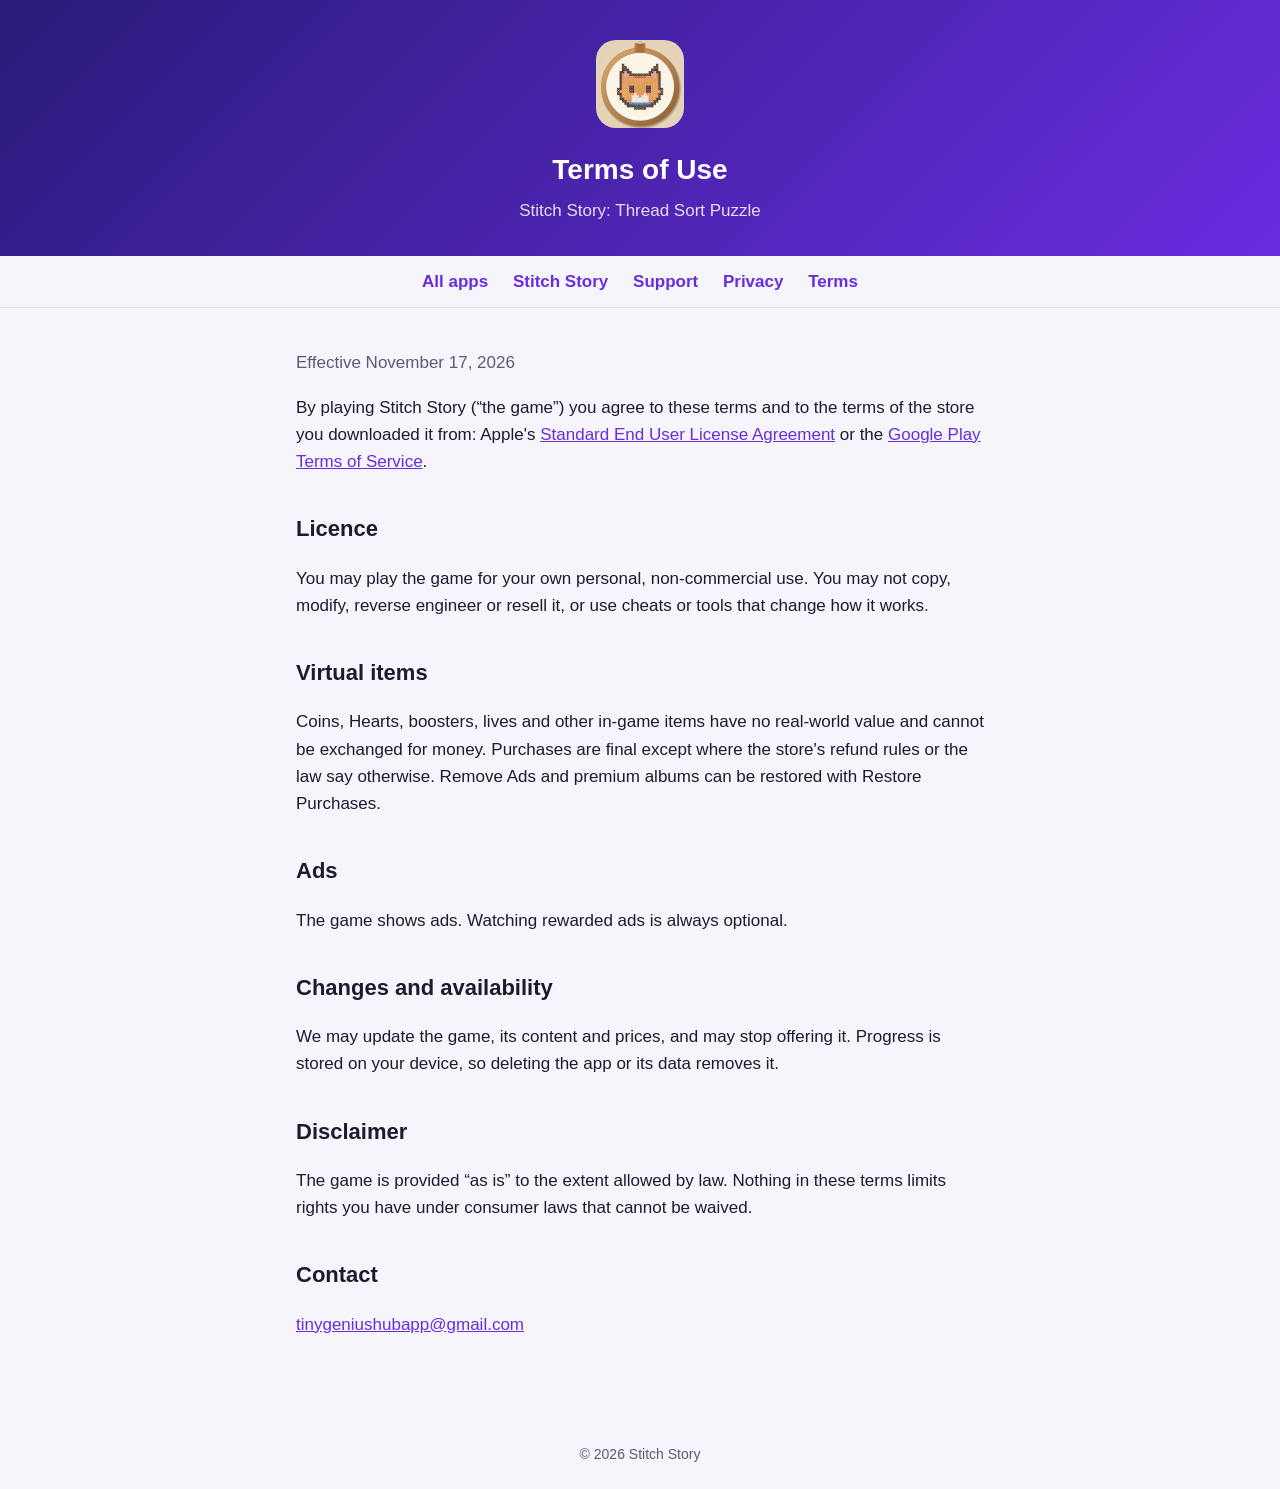
<file: stitch-story/terms.html>
<!doctype html>
<html lang="en">
<head>
  <meta charset="utf-8">
  <meta name="viewport" content="width=device-width, initial-scale=1">
  <title>Terms of Use · Stitch Story</title>
  <link rel="icon" href="icon.png">
  <link rel="stylesheet" href="../style.css">
</head>
<body>
  <header>
    <img src="icon.png" alt="Stitch Story app icon">
    <h1>Terms of Use</h1>
    <p>Stitch Story: Thread Sort Puzzle</p>
  </header>
  <nav>
    <a href="../">All apps</a>
    <a href="index.html">Stitch Story</a>
    <a href="support.html">Support</a>
    <a href="privacy.html">Privacy</a>
    <a href="terms.html">Terms</a>
  </nav>
  <main>
    <p class="muted">Effective November 17, 2026</p>
    <p>By playing Stitch Story (“the game”) you agree to these terms and to the terms of the
    store you downloaded it from: Apple's
    <a href="https://www.apple.com/legal/internet-services/itunes/dev/stdeula/">Standard End User License Agreement</a>
    or the <a href="https://play.google.com/about/play-terms/">Google Play Terms of Service</a>.</p>

    <h2>Licence</h2>
    <p>You may play the game for your own personal, non-commercial use. You may not copy,
    modify, reverse engineer or resell it, or use cheats or tools that change how it works.</p>

    <h2>Virtual items</h2>
    <p>Coins, Hearts, boosters, lives and other in-game items have no real-world value and
    cannot be exchanged for money. Purchases are final except where the store's refund rules
    or the law say otherwise. Remove Ads and premium albums can be restored with Restore
    Purchases.</p>

    <h2>Ads</h2>
    <p>The game shows ads. Watching rewarded ads is always optional.</p>

    <h2>Changes and availability</h2>
    <p>We may update the game, its content and prices, and may stop offering it. Progress is
    stored on your device, so deleting the app or its data removes it.</p>

    <h2>Disclaimer</h2>
    <p>The game is provided “as is” to the extent allowed by law. Nothing in these terms
    limits rights you have under consumer laws that cannot be waived.</p>

    <h2>Contact</h2>
    <p><a href="mailto:tinygeniushubapp@gmail.com">tinygeniushubapp@gmail.com</a></p>
  </main>
  <footer>© 2026 Stitch Story</footer>
</body>
</html>
</file>
<file: style.css>
:root {
  --bg: #f6f5fb;
  --card: #ffffff;
  --text: #1d1b2e;
  --muted: #5d5a73;
  --accent: #6a2ce0;
  --accent-dark: #2a1b7a;
  --line: #e4e1f0;
}

@media (prefers-color-scheme: dark) {
  :root {
    --bg: #13111f;
    --card: #1e1b30;
    --text: #f1effa;
    --muted: #aaa6c2;
    --accent: #a98bff;
    --line: #2e2a45;
  }
}

* { box-sizing: border-box; }

body {
  margin: 0;
  background: var(--bg);
  color: var(--text);
  font: 17px/1.6 -apple-system, BlinkMacSystemFont, "Segoe UI", Roboto, Helvetica, Arial, sans-serif;
}

header {
  background: linear-gradient(135deg, var(--accent-dark), #6a2ce0);
  color: #fff;
  padding: 40px 16px 32px;
  text-align: center;
}

header img { width: 88px; height: 88px; border-radius: 20px; }
header h1 { margin: 12px 0 4px; font-size: 28px; }
header p { margin: 0; opacity: 0.85; }

nav { text-align: center; padding: 12px 16px; border-bottom: 1px solid var(--line); }
nav a { margin: 0 10px; color: var(--accent); text-decoration: none; font-weight: 600; }

main {
  max-width: 720px;
  margin: 0 auto;
  padding: 24px 16px 64px;
}

h2 { margin-top: 36px; font-size: 22px; }
h3 { margin-top: 24px; font-size: 18px; }
a { color: var(--accent); }
.muted { color: var(--muted); }

.card {
  background: var(--card);
  border: 1px solid var(--line);
  border-radius: 16px;
  padding: 4px 20px;
  margin: 16px 0;
}

table { width: 100%; border-collapse: collapse; font-size: 15px; }
th, td { text-align: left; padding: 8px 6px; border-bottom: 1px solid var(--line); vertical-align: top; }

footer { text-align: center; color: var(--muted); font-size: 14px; padding: 24px 16px; }

.app-card {
  display: flex;
  gap: 16px;
  align-items: center;
  background: var(--card);
  border: 1px solid var(--line);
  border-radius: 16px;
  padding: 16px;
  margin: 16px 0;
}

.app-card img { width: 72px; height: 72px; border-radius: 16px; flex-shrink: 0; }
.app-card h2 { margin: 0; font-size: 20px; }
.app-card h2 a { color: var(--text); text-decoration: none; }
.app-card p { margin: 4px 0 0; }
.app-card .links a { margin-right: 14px; font-weight: 600; }
</file>
